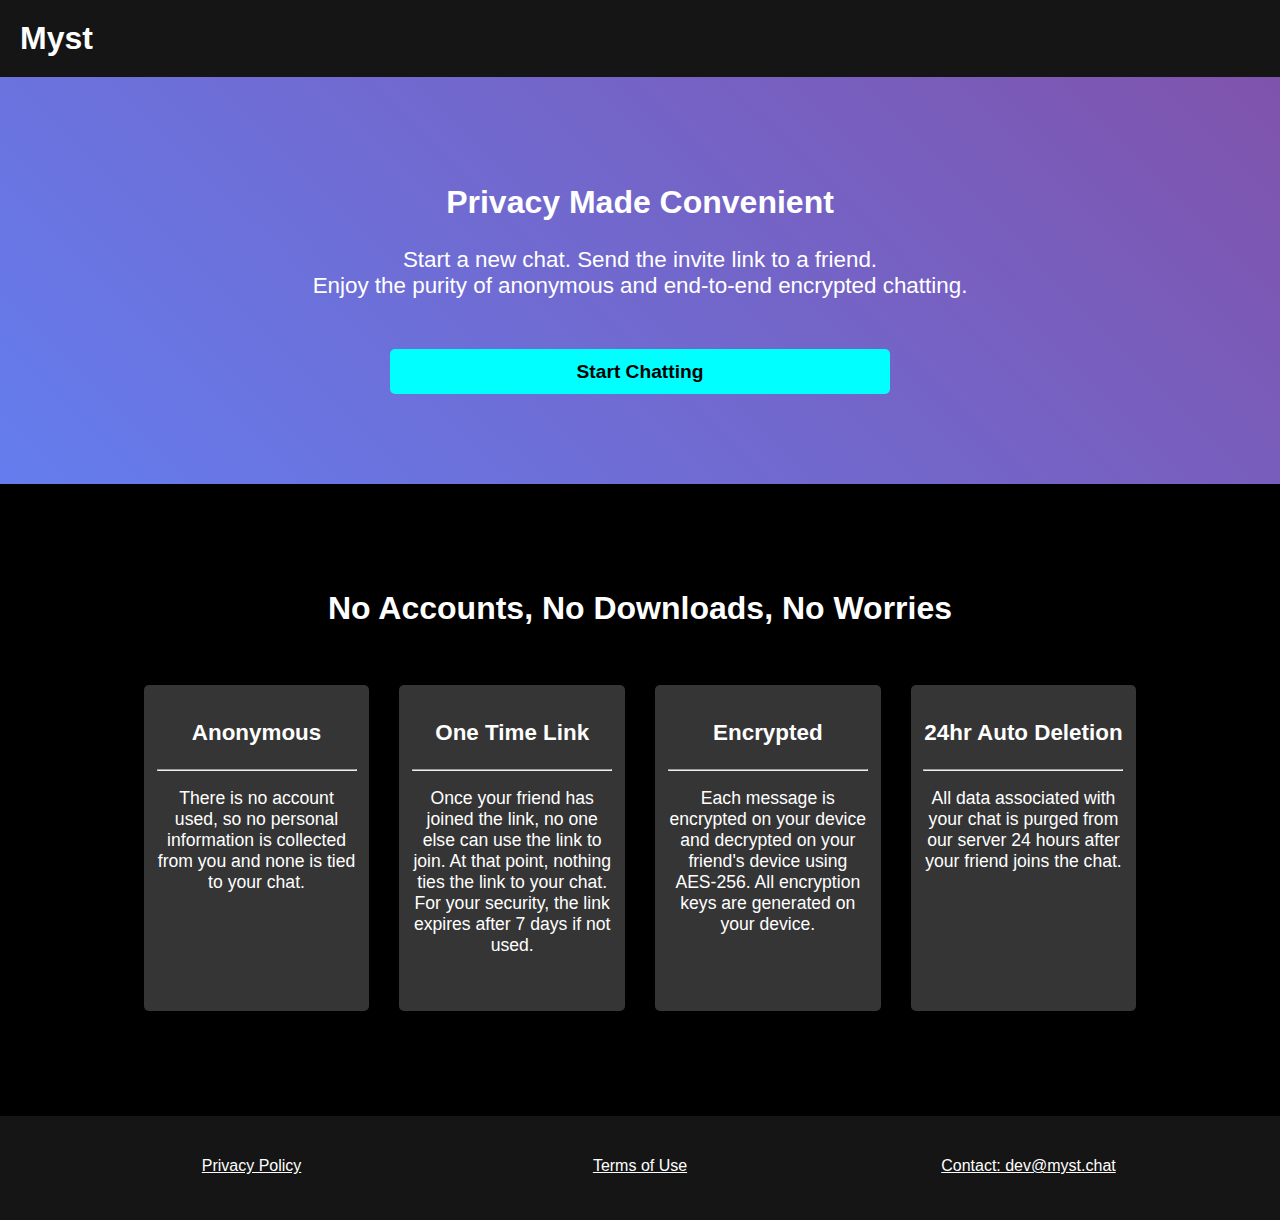
<file: templates/index.html>
<html>
  <head>
    <title>Myst Chat - Anonymous, Private, Secure Web Messenger</title>
    <link rel="stylesheet" href="../static/index.css" />
    <link rel="icon" type="image/x-icon" href="../static/favicon.ico">
    <link rel="canonical" href="https://myst.chat/">
    <meta name="viewport" content="width=device-width, initial-scale=1" />
    <meta name="description" content="Chat privately with the click of a button, no accounts or downloads needed. All messages are end to end encrypted.">
  </head>
  <body>
    <div id="header">
      <h1 id="hnm">Myst</h1>
    </div>
    <div id="chat-container">

      <section class="intro">
        <div class="wrapper">
          <h2 class="section-title">Privacy Made Convenient</h2>
          <p>Start a new chat. Send the invite link to a friend.<br>
            Enjoy the purity of anonymous and end-to-end encrypted chatting.
          </p><br>
          <button id="create-button"><strong>Start Chatting</strong></button>
        </div>
      </section>


      <section class="info">
        <div class="wrapper">
          <h2 class="section-title">No Accounts, No Downloads, No Worries</h2>
          <div id="card">
            <h3 id="card-title">Anonymous</h3><hr>
            <p>There is no account used, so no personal information is collected from you and none is tied to your chat.</p>
          </div>
          <div id="card">
            <h3 id="card-title">One Time Link</h3><hr>
            <p>Once your friend has joined the link, no one else can use the link to join. At that point, nothing ties the link to your chat. For your security, the link expires after 7 days if not used.</p>
          </div>
          <div id="card">
            <h3 id="card-title">Encrypted</h3><hr>
            <p>Each message is encrypted on your device and decrypted on your friend's device using AES-256. All encryption keys are generated on your device.</p>
          </div>
          <div id="card">
            <h3 id="card-title">24hr Auto Deletion</h3><hr>
            <p>All data associated with your chat is purged from our server 24 hours after your friend joins the chat.</p>
          </div>
          <!--<div id="card">
            <h3 id="card-title">Open Source</h3><hr>
            <p>Our source code is posted on  <a href="https://github.com/" target="_blank">Github</a> . We allow free use of our code for research, education, or personal uses.</p>
          </div>-->
        </div>
      </section>

    </div>

    <footer>
      <a href="https://myst.chat/legal/privacy.html" target="_blank" class="footer-el">Privacy Policy</a>
      <a href="https://myst.chat/legal/terms.html" target="_blank" class="footer-el">Terms of Use</a>
      <a href="mailto:dev@myst.chat" class="footer-el">Contact: dev@myst.chat</a>
    </footer>
    <script src="../static/index.js"></script>
  </body>
</html>
</file>
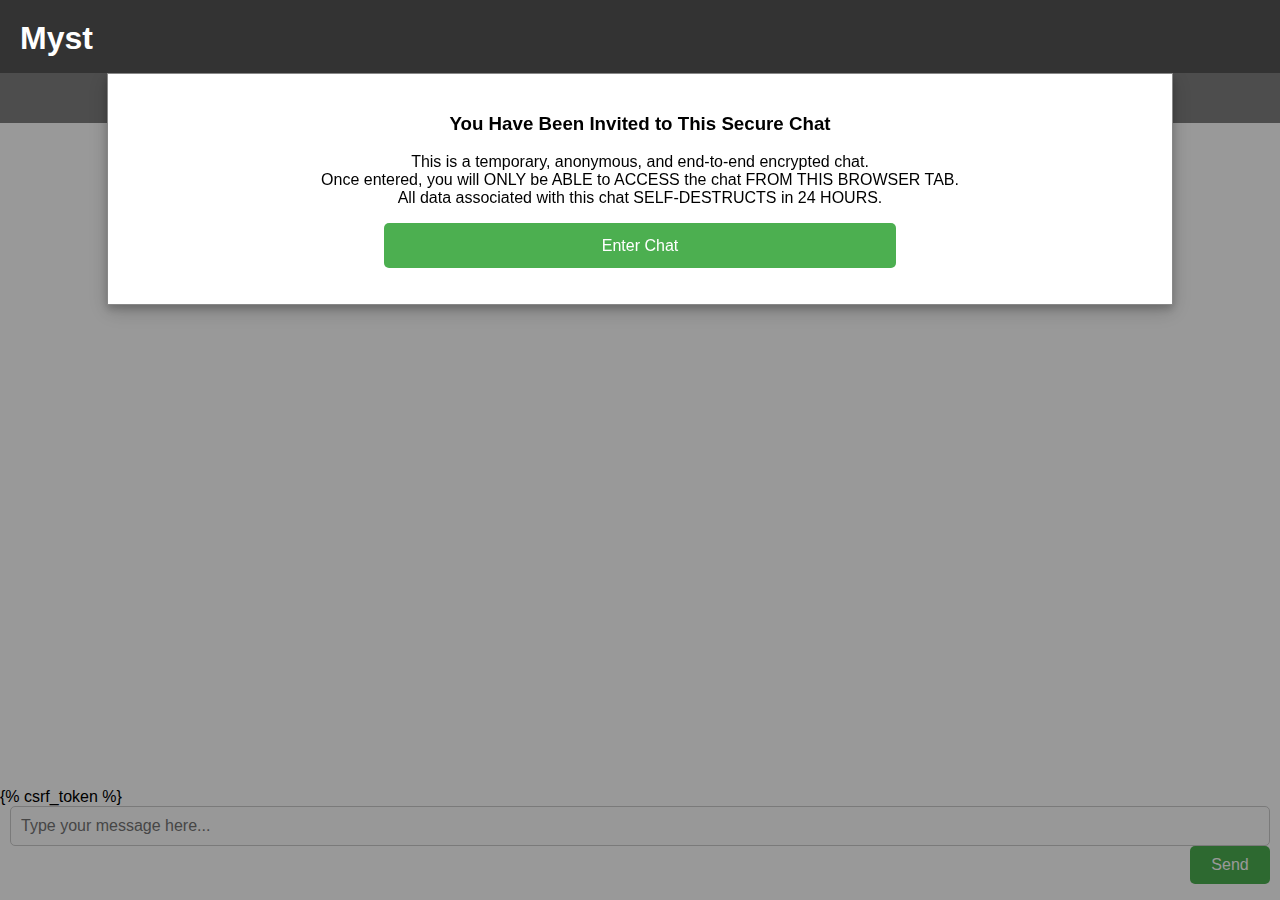
<file: templates/atemp.html>
<html>
  <head>
    <title>Myst Private Chat</title>
    <link rel="stylesheet" href="../static/atemp.css" />
    <link rel="icon" type="image/x-icon" href="../static/favicon.ico">
    <meta name="viewport" content="width=device-width, initial-scale=1" />
    <meta name="description" content="You have been invited to join this anonymous, encrypted, private chat!">

  </head>
  <body>
    <div id="header">
      <h1 id="hnm">Myst</h1>
    </div>

    <div id="chat-room">
      <div id="messages" hidden="none">
        <!-- messages will be added here dynamically using JavaScript -->
      </div>
      <form id="message-form">
        {% csrf_token %}
        <div hidden="none" id="new-msgs-below"><p></p></div>
        <input id="message-input" type="text" autocomplete="off"  placeholder="Type your message here..." />
        <button id="send" type="submit">Send</button>
      </form>
    </div>

    <div id="cd">
      <p id="cdt"></p>
    </div>

    <div id="init-popup" class="popup" style="display: block;">
      <div class="popup-content">
        <h3>You Have Been Invited to This Secure Chat</h3>
        <p>This is a temporary, anonymous, and end-to-end encrypted chat.<br>Once entered, you will ONLY be ABLE to ACCESS the chat FROM THIS BROWSER TAB.<br>All data associated with this chat SELF-DESTRUCTS in 24 HOURS.</p>
        <form id="init-form">
          <button type="submit">Enter Chat</button>
        </form>
      </div>
    </div>

    <div id="loading-popup" class="hidden">
      <div class="loading-container">
        <div class="loading-wheel"></div>
        <p id="loading-message">Starting Secure Chat ...</p>
      </div>
    </div>

    <div id="connection-popup" class="hidden">
      <div class="loading-container">
        <p>Connection Lost!</p>
        <button id="reconnect">Reconnect</button>
      </div>
    </div>

    <p id="cid" hidden="none"></p>
    <p id="uid" hidden="none"></p>
    <p id="auth" hidden="none"></p>
    <script src="../static/atemp.js"></script>
  </body>
</html>
</file>
<file: static/index.css>
[data-theme="light"]{
  /*light mode colors*/
  --top: #333;
  --top_text: #fff;
  --mid: #737373;
  --input_border: #ccc;
  --input_text: #000;
  --btn: #3ed744;
  --btn_hover: #47bf4c;
  --btn_text: #fff;
  --grey: #fefefe;
  --upload: #fff;
  --upload_text: #000;
  --upload_border: #888;
  --link: #fff;
  --link_hover: #c2c2c2;
  --link_text: #fff;
  --text: #000;
  --loading_inner: #3498db;
  --loading_border: #f3f3f3;
  --error: red;
  --gradient_c1: #5ca0eb;
  --gradient_c2: #c670e8;

  --message_height_adj: 270px;
  --message_top_adj: 50px;
}

:root {
  /*dark mode colors*/
  --top: #151515;
  --top_text: #fff;
  --mid: #000;
  --input_border: #ccc;
  --input_text: #fff;
  --btn: #00ffff;/*#7992a8;*/
  --btn_hover: #00dacd;/*#4caf50;*/
  --btn_text: #000;
  --inv_btn: #4f9bdd;
  --inv_btn_hover: #4caf50;
  --grey: #353535;
  --upload: #353535;
  --upload_text: #e3e3e3;
  --upload_border: #888;
  --link: #353535;
  --link_hover: #444;
  --link_text: #e3e3e3;
  --text: #fff;
  --loading_inner: #708c75;
  --loading_border: #f3f3f3;
  --border: #ccc;
  --error: red;
  /*--gradient_c1: #2a5470;
  --gradient_c2: #4c4177;*/
  --gradient_c1: #647DEE;
  --gradient_c2: #7f53ac;
}

#chat-container {
  margin: 0 auto;
  text-align: center;
}

#create-button{
  margin: 10px 0;
  width: 40vw;
  max-width: 500px;
  background-color: var(--btn);
  border: none;
  border-radius: 5px;
  color: var(--btn_text);
  font-size: 1.2rem;
  cursor: pointer;
}

#create-button:hover {
  background-color: var(--btn_hover);
}

#header {
  background-color: var(--top);
  color: var(--top_text);
  padding: 20px;
}

#header h1 {
  margin: 0;
}

#hnm {
  cursor: pointer;
}

body {
  font-family: sans-serif;
  margin: 0;
  padding: 0;
}

.wrapper {
  max-width: 80vw;
  margin-inline: auto;
  padding-inline: 2rem;
  color: var(--text);
}

.wrapper h2 {
  font-size: 2rem;
}

.wrapper p {
  font-size: 1.4rem;
}

.wrapper button {
  padding-block: 0.7rem;
}

.section-title {
  font-size: 2.5rem;
}

.intro {
  padding-block: 5rem;
  background-color: var(--link);
  background-image: linear-gradient(45deg,var(--gradient_c1),var(--gradient_c2));
}

.info {
  padding-block: 5rem;
  background-color: var(--mid);
  min-height: 45vh;
}

.info h2 {
  color: var(--top_text);
  margin-bottom: 5vh;
}

#card {
  display: inline-block;
  vertical-align: top;
  background-color: var(--link);
  border-radius: 5px;
  margin: 1vw;
  margin-bottom: 2vw;
  padding: 1vw;
  width: 12vw;
  min-width: 200px;
  height: 300px;
}

#card:hover {
  background-color: var(--link_hover);
}

#card h3 {
  font-size: 1.4rem;
}

#card p {
  font-size: 1.1rem;
}

footer {
  height: 8%;
  margin: 0px;
  padding: 1rem;
  background-color: var(--top);
  text-align: center;
}

.footer-el {
  display: inline-block;
  vertical-align: top;
  width: 30vw;
  text-align: center;
  color: var(--top_text);
  margin-top: 2%;
}
</file>
<file: static/atemp.css>
:root {
  /*default colors*/
  --top: #333;
  --top_text: #fff;
  --mid: #fff;
  --input_border: #ccc;
  --input_text: #000;
  --btn: #4caf50;
  --btn_hover: #43a047;
  --btn_text: #fff;
  --grey: #fefefe;
  --upload: #fff;
  --upload_text: #000;
  --upload_border: #888;
  --link: #808080;
  --link_text: #fff;
  --text: #000;
  --loading_inner: #3498db;
  --loading_border: #f3f3f3;
  --error: red;

  --message_height_adj: 270px;
  --message_top_adj: 50px;
  --mobile_adj: 350px;
}

[data-theme="dark"]{
  /*misty-night colors*/
  --top: #151515;
  --top_text: #fff;
  --mid: #000;
  --input_border: #ccc;
  --input_text: #fff;
  --btn: #7992a8;
  --btn_hover: #4caf50;
  --btn_text: #000;
  --inv_btn: #4f9bdd;
  --inv_btn_hover: #4caf50;
  --grey: #353535;
  --upload: #353535;
  --upload_text: #e3e3e3;
  --upload_border: #888;
  --link: #353535;
  --link_text: #e3e3e3;
  --text: #fff;
  --loading_inner: #708c75;
  --loading_border: #f3f3f3;
  --border: #ccc;
  --error: red;
}


body {
  font-family: sans-serif;
  margin: 0;
  padding: 0;
  background-color: var(--mid);
}

#header {
  background-color: var(--top);
  color: var(--top_text);
  padding: 20px;

}


#header h1 {
  margin: 0;
}

.disabled {
  pointer-events: none;
}

#hnm {
  cursor: pointer;
}

#link {
  background-color: var(--link);
  color: var(--link_text);
  /*padding: 20px;*/
  padding: 20px 10px 25px 10px;
  vertical-align: middle;

}

#link div[id="invite"] {
  /*width: 20%;*/

  margin: 0px 0 0px 0vw;
  background-color: var(--btn);
  border: none;
  border-radius: 5px;
  color: var(--btn_text);
  font-size: 12px;
  cursor: pointer;
  display: inline-block;
  float: left;
  margin-top: 0px;
}

#invite p[id="nti"] {
  margin-left: 15px;
  margin-right: 15px;
}

#link p[id="inm"] {
  width: 20vw;
  display: inline-block;
  float: left;
  margin-top: 10px;

  margin-left: 2vw;
  margin-right: 0vw;
  font-size: 12px;
}

#link p[id="infb"] {
  display: inline-block;
  font-size: 12px;
  margin-left: 5vw;
  margin-top: 10px;
  margin-bottom: 20px;
}

#cd {
  background-color: var(--link);
  color: var(--text);
  position: absolute;
  top: 73px;
  width: 100vw;
  height: 50px;
}

#cd p[id="cdt"] {
  float: left;
  margin-left: 2vw;
  margin-right: 2vw;
  width: calc(85vw - 100px);
  height: 45px;
  font-size: 14px;
  margin-top: 18px;
}

@media (max-width: 354px) {
  #cd p[id="cdt"] {
    font-size: 13px;
  }
}

@media (max-width: 334px) {
  #cd p[id="cdt"] {
    font-size: 12px;
  }
}

@media (max-width: 316px) {
  #cd p[id="cdt"] {
    font-size: 11px;
    margin-top: 20px;
  }
}

@media (max-width: 300px) {
  #cd p[id="cdt"] {
    font-size: 10px;
    margin-top: 20px;
  }
}

@media (max-width: 282px) {
  #cd p[id="cdt"] {
    font-size: 10px;
    margin-top: 15px;
  }
}

@media (max-width: 256px) {
  #cd p[id="cdt"] {
    font-size: 10px;
    margin-top: 15px;
    width: calc(85vw - 120px);
  }
}

#chat-room {
  width: calc(100vw);
  float: right;
  top: calc(73px + var(--message_top_adj));
  position: absolute;
}


#messages {
  height: calc(100vh - var(--message_height_adj));/*calc(100% - 120px);*/
  overflow-y: scroll;
  padding: 20px;
  scroll-behavior: smooth;
  background-color:  var(--mid);
  color: var(--text);
  word-wrap: break-word;
}

#messages div small {
  color: var(--mid);
}

#messages div:hover small{
  color: var(--text);
}

#message-form {
  bottom: 0;
  position: fixed;
  width: calc(100vw);
  background-color:  var(--mid);
}

#message-form input {
  border: 1px solid var(--input_border);
  border-radius: 5px;
  box-sizing: border-box;
  font-size: 16px;
  padding: 10px;
  width: calc(100vw - 20px);
  float: right;
  clear: right;
  margin-right: 10px;
  background-color: var(--grey);
  color: var(--input_text);
}

#message-form button {
  background-color: var(--btn);
  border: none;
  border-radius: 5px;
  color: var(--btn_text);
  font-size: 16px;
  padding: 10px;
  width: 80px;
  float: right;
  clear: right;
  margin-right: 10px;
}

#message-form button:hover {
  background-color: var(--btn_hover);
  cursor: pointer;
}

/* The popup window */
.popup {
  display: none; /* Hidden by default */
  position: fixed; /* Stay in place */
  z-index: 1; /* Sit on top */
  left: 0;
  top: 73px;
  width: 100%; /* Full width */
  height: 100%; /* Full height */
  overflow: auto; /* Enable scroll if needed */
  background-color: rgb(0,0,0); /* Fallback color */
  background-color: rgba(0,0,0,0.4); /* Black w/ opacity */
  text-align: center;
  color: var(--upload_text);
}



/* The popup content */
.popup-content {
  position: relative;
  background-color: var(--upload);
  margin: auto;
  padding: 20px;
  border: 1px solid var(--upload_border);
  width: 80%;
  box-shadow: 0 4px 8px 0 rgba(0,0,0,0.2),0 6px 20px 0 rgba(0,0,0,0.19);
  -webkit-animation-name: animatetop;
  -webkit-animation-duration: 0.4s;
  animation-name: animatetop;
  animation-duration: 0.4s
  color: var(--upload_text);
}

/* Add animation to the popup content */
@-webkit-keyframes animatetop {
  from {top:-300px; opacity:0}
  to {top:0; opacity:1}
}

@keyframes animatetop {
  from {top:-300px; opacity:0}
  to {top:0; opacity:1}
}

/* The close button */
.close-button {
  color: white;
  float: right;
  font-size: 28px;
  font-weight: bold;
}

.close-button:hover,
.close-button:focus {
  color: #eee;
  text-decoration: none;
  cursor: pointer;
}

#init-form div[id="upload"] {
  width: 50%;
  height: 45px;
  margin: 10px 0 0 20vw;
  background-color: var(--btn);
  border: none;
  border-radius: 5px;
  color: var(--btn_text);
  font-size: 16px;
  cursor: pointer;
}

#init-form p[id="nt"] {
  padding-top: 13px;
}

#init-form button {
  width: 50%;
  height: 45px;
  background-color: var(--btn);
  border: none;
  border-radius: 5px;
  color: var(--btn_text);
  font-size: 16px;
  cursor: pointer;
}

#init-form button:hover {
  background-color: var(--btn_hover);
}

#loading-popup {
  position: fixed;
  top: 73px;
  left: 0;
  right: 0;
  bottom: 0;
  background-color: rgba(0, 0, 0, 0.5);
  z-index: 999;
  color: var(--text);
}

#connection-popup {
  position: fixed;
  top: 73px;
  left: 0;
  right: 0;
  bottom: 0;
  background-color: rgba(0, 0, 0, 0.5);
  z-index: 999;
  color: var(--text);
}

.loading-container {
  position: absolute;
  top: 50%;
  left: 50%;
  transform: translate(-50%, -50%);
  text-align: center;
}

.loading-container button {
  padding: 10px;
  background-color: var(--btn);
  border: none;
  border-radius: 5px;
  color: var(--btn_text);
  font-size: 16px;
  cursor: pointer;
}

.loading-container button:hover {
  background-color: var(--btn_hover);
}

.loading-wheel {
  display: inline-block;
  width: 50px;
  height: 50px;
  border: 3px solid var(--loading_border);
  border-radius: 50%;
  border-top-color: var(--loading_inner);
  animation: spin 1s linear infinite;
}

@keyframes spin {
  100% {
    transform: rotate(360deg);
  }
}

.hidden {
  display: none;
}

.right-msg {
  float: right;
  text-align: right;
}

#error-message {
  color: var(--error);
  font-size: 14px;
  margin-top: 10px;
}




/* Add styles for the menu container */
#chat-groups-menu {
    width: 200px;
    height: 100%;
    background-color: var(--grey);
    color: var(--text);
    position: fixed;
    left: 0;
    top: 73px; /* Adjust as necessary */
    display: flex;
    flex-direction: column;
    align-content: center;
    z-index: 1;

}

/* Add styles for the menu header */
#menu-header {
    padding: 10px;
    border-bottom: 1px solid #ccc;
}

#create-group-button {
  background-color: var(--btn);
  border: none;
  border-radius: 5px;
  color: var(--btn_text);
  font-size: 16px;
  padding: 10px;
  width: 140px;
  float: right;
  clear: right;
  margin-right: 20px;
}

#create-group-button:hover {
  background-color: var(--btn_hover);
  cursor: pointer;
}

/* Add styles for the groups list */
#groups-list {
    list-style: none;
    padding: 0;
    margin: 0;
}

/* Add media query for smaller screens */
@media (max-width: 600px) {
    #chat-groups-menu {
        width: 100%;
        height: 50px;
        position: absolute;
        left: 0;
        top: 73;
        /* Hide the menu by default */
        display: none;
    }
    #chat-room {
      width: 100vw;
      float: right;
    }

    #messages {
      height: calc(100vh - var(--mobile_adj));
      overflow-y: scroll;
      padding: 20px;
      scroll-behavior: smooth;
    }

    #message-form {
      bottom: 0;
      position: fixed;
      width: 100%;
    }

    #message-form input {
      border: 1px solid #ccc;
      border-radius: 5px;
      box-sizing: border-box;
      font-size: 16px;
      padding: 10px;
      width: calc(100% - 20px);
      float: right;
      clear: right;
      margin-right: 10px;
    }
}
</file>
